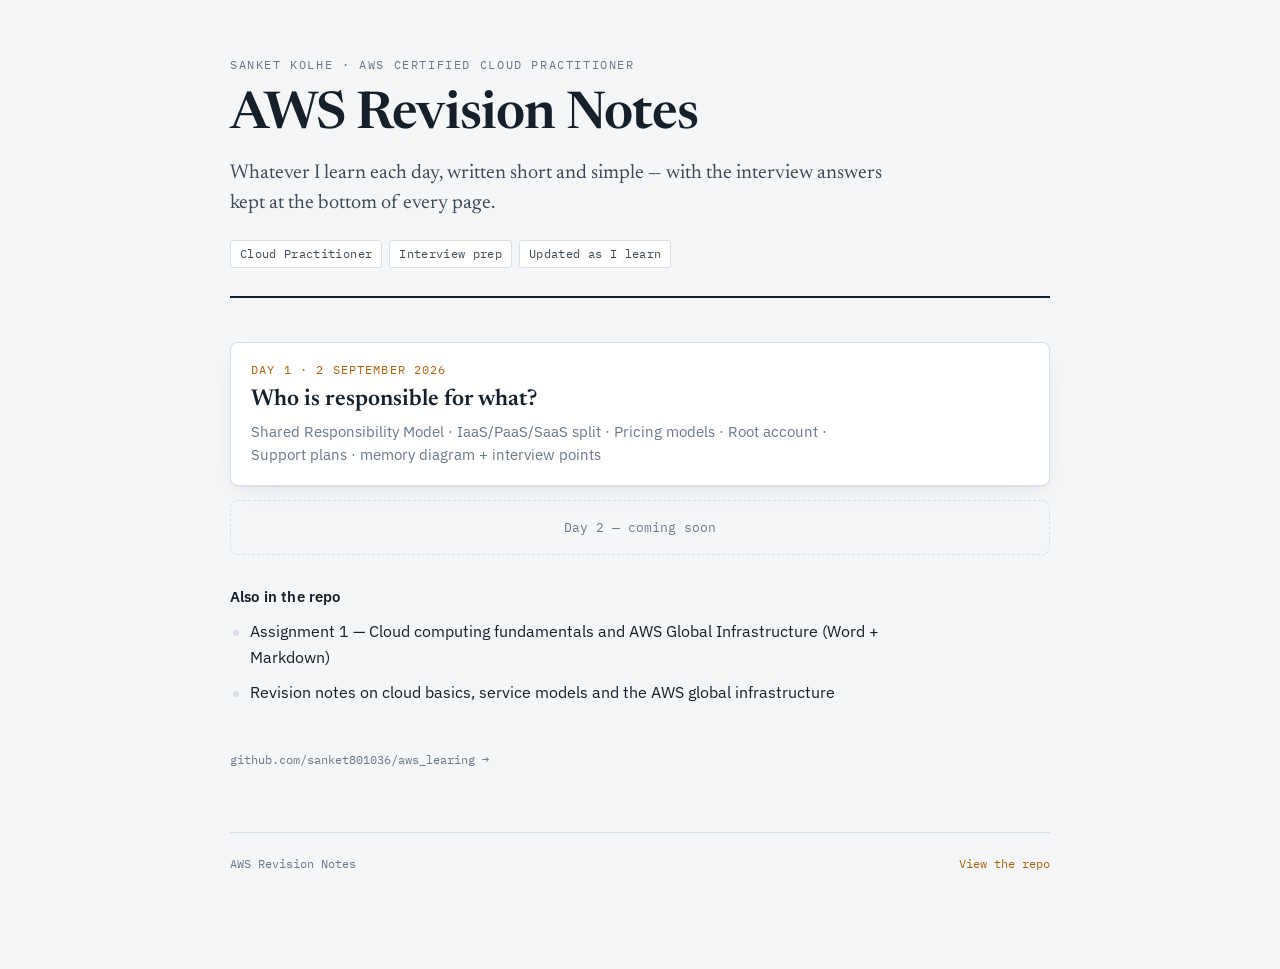
<file: docs/index.html>
<!doctype html>
<html lang="en">
<head>
<meta charset="utf-8">
<meta name="viewport" content="width=device-width, initial-scale=1">
<title>AWS Revision Notes</title>
<meta name="description" content="Sanket's AWS learning notes - short, simple English, with interview points in Hinglish.">
<meta property="og:title" content="AWS Revision Notes">
<meta property="og:description" content="Short, simple AWS notes with interview points in Hinglish.">
<meta property="og:type" content="article">
<link rel="icon" href="data:image/svg+xml,<svg xmlns='http://www.w3.org/2000/svg' viewBox='0 0 100 100'><text y='.9em' font-size='90'>☁️</text></svg>">
<link rel="preconnect" href="https://fonts.googleapis.com">
<link rel="preconnect" href="https://fonts.gstatic.com" crossorigin>
<link rel="stylesheet" href="https://fonts.googleapis.com/css2?family=Newsreader:ital,opsz,wght@0,6..72,400;0,500;0,600;1,6..72,400&family=IBM+Plex+Sans:wght@400;500;600&family=IBM+Plex+Mono:wght@400;500;600&display=swap">
<link rel="stylesheet" href="style.css">
</head>
<body>
<div class="wrap">

  <header class="masthead">
    <p class="eyebrow">Sanket Kolhe &middot; AWS Certified Cloud Practitioner</p>
    <h1>AWS Revision Notes</h1>
    <p class="standfirst">Whatever I learn each day, written short and simple &mdash; with the interview answers kept at the bottom of every page.</p>
    <div class="chips">
      <span class="chip">Cloud Practitioner</span>
      <span class="chip">Interview prep</span>
      <span class="chip">Updated as I learn</span>
    </div>
  </header>

  <section style="margin-top:44px">
    <div class="hub-list">
      <a class="daycard" href="2026-09-02.html">
        <span class="date">Day 1 &middot; 2 September 2026</span>
        <span class="dtitle">Who is responsible for what?</span>
        <p class="dsub">Shared Responsibility Model &middot; IaaS/PaaS/SaaS split &middot; Pricing models &middot; Root account &middot; Support plans &middot; memory diagram + interview points</p>
      </a>
      <div class="soon">Day 2 &mdash; coming soon</div>
    </div>

    <h3>Also in the repo</h3>
    <ul>
      <li>Assignment 1 &mdash; Cloud computing fundamentals and AWS Global Infrastructure (Word + Markdown)</li>
      <li>Revision notes on cloud basics, service models and the AWS global infrastructure</li>
    </ul>
    <a class="backlink" href="https://github.com/sanket801036/aws_learing">github.com/sanket801036/aws_learing &rarr;</a>
  </section>

  <footer>
    <span>AWS Revision Notes</span>
    <span><a href="https://github.com/sanket801036/aws_learing">View the repo</a></span>
  </footer>

</div>
</body>
</html>
</file>
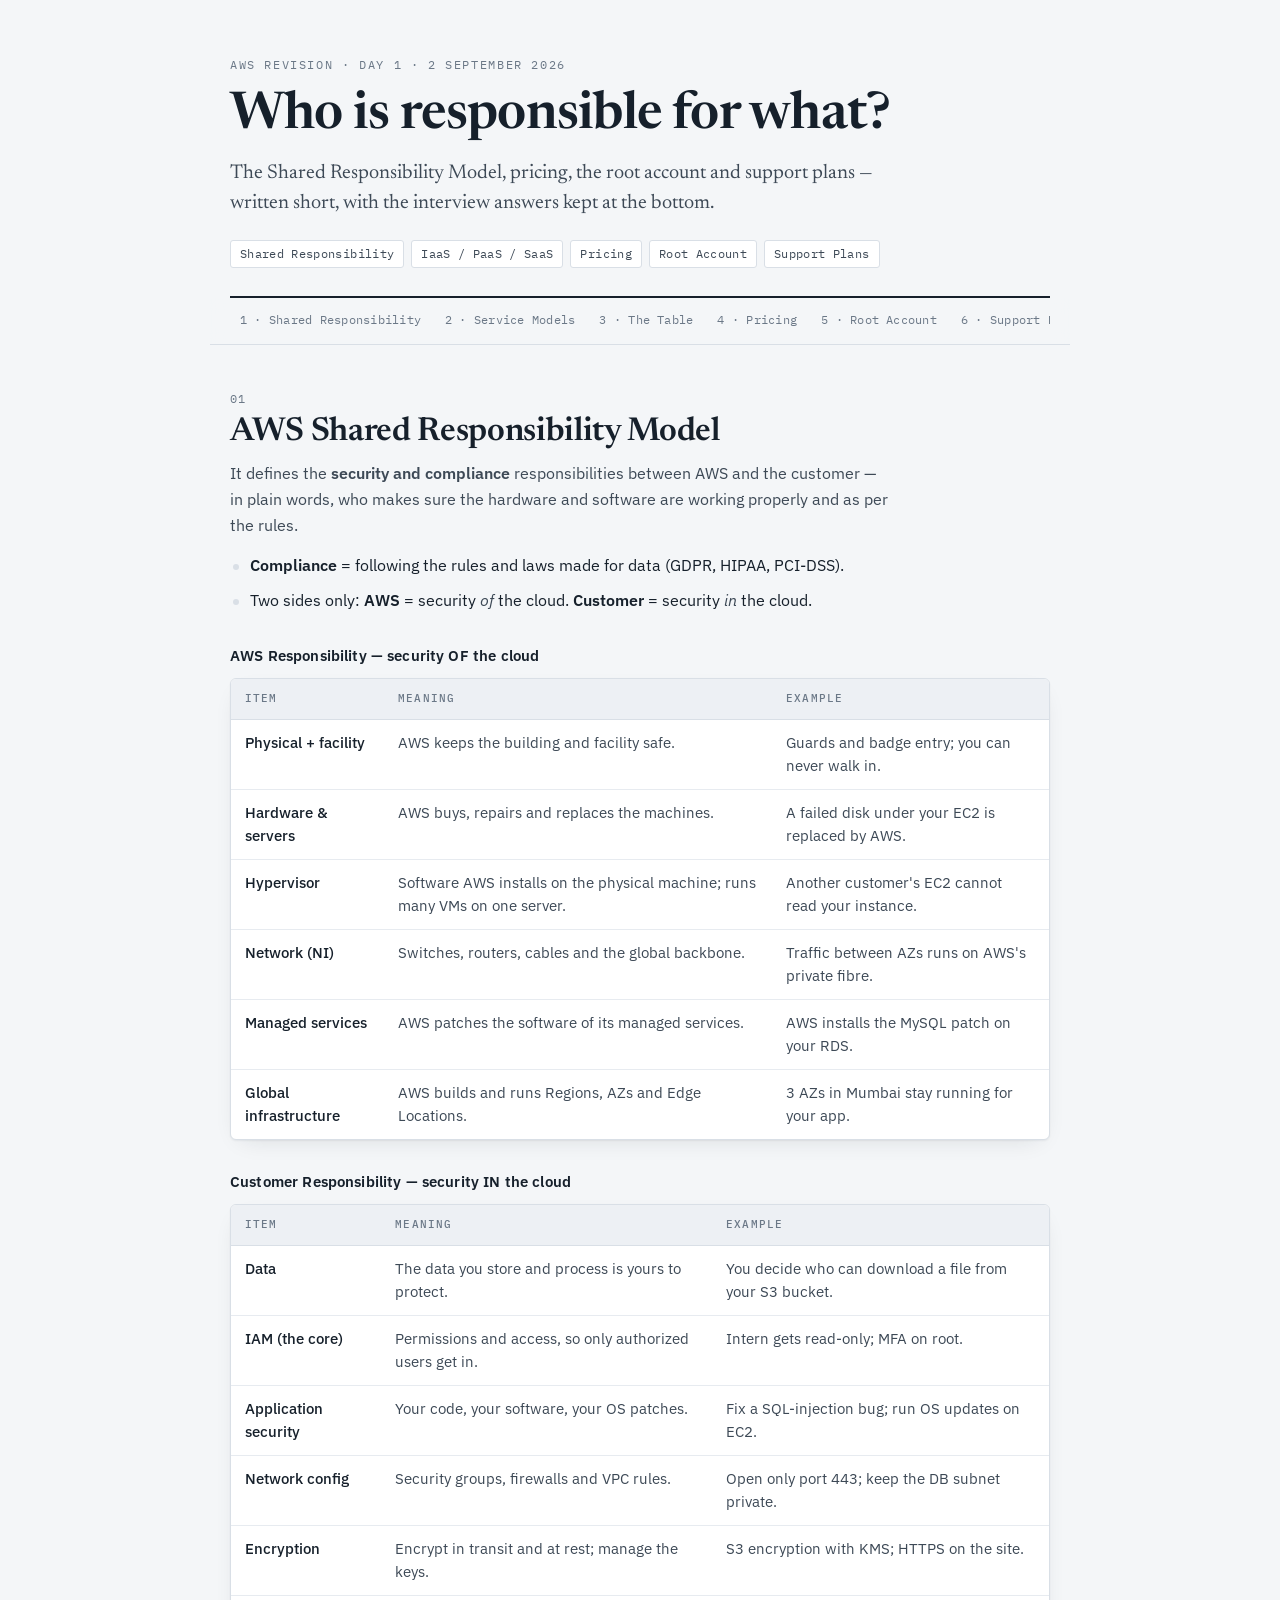
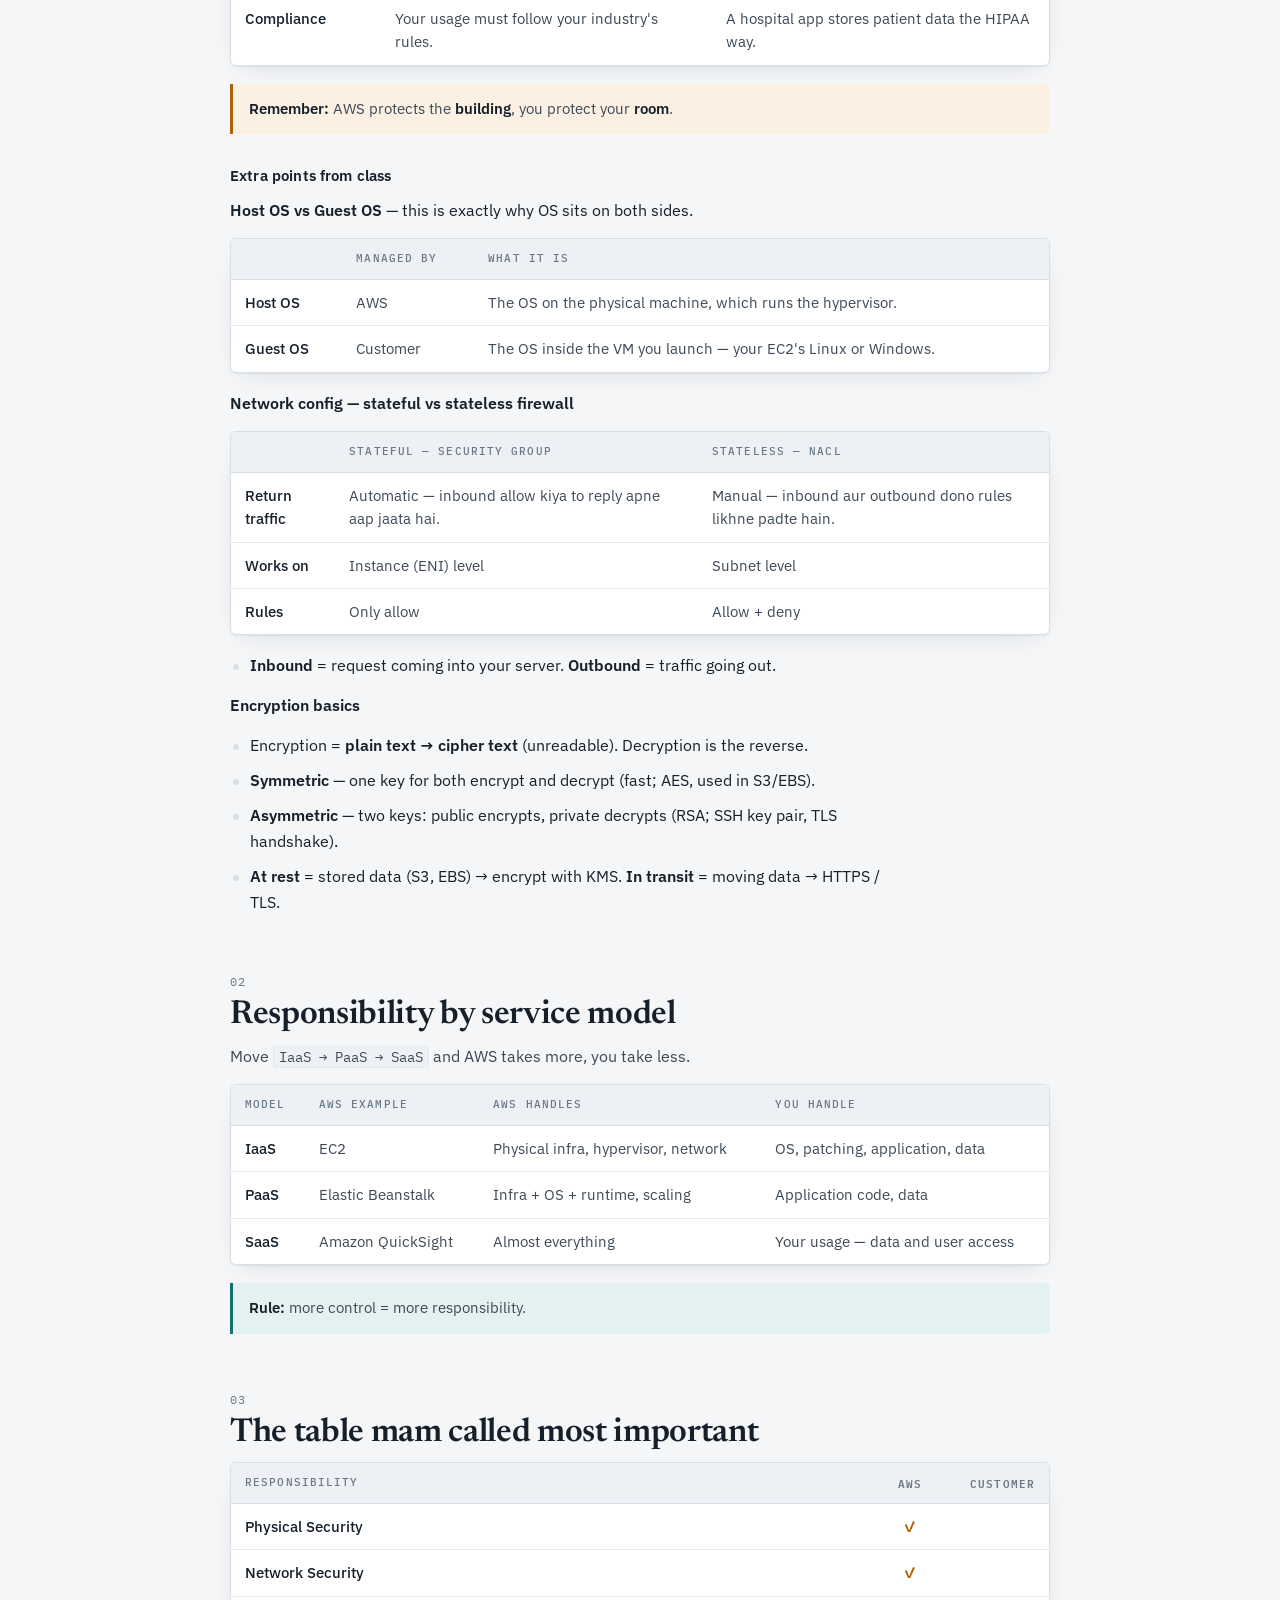
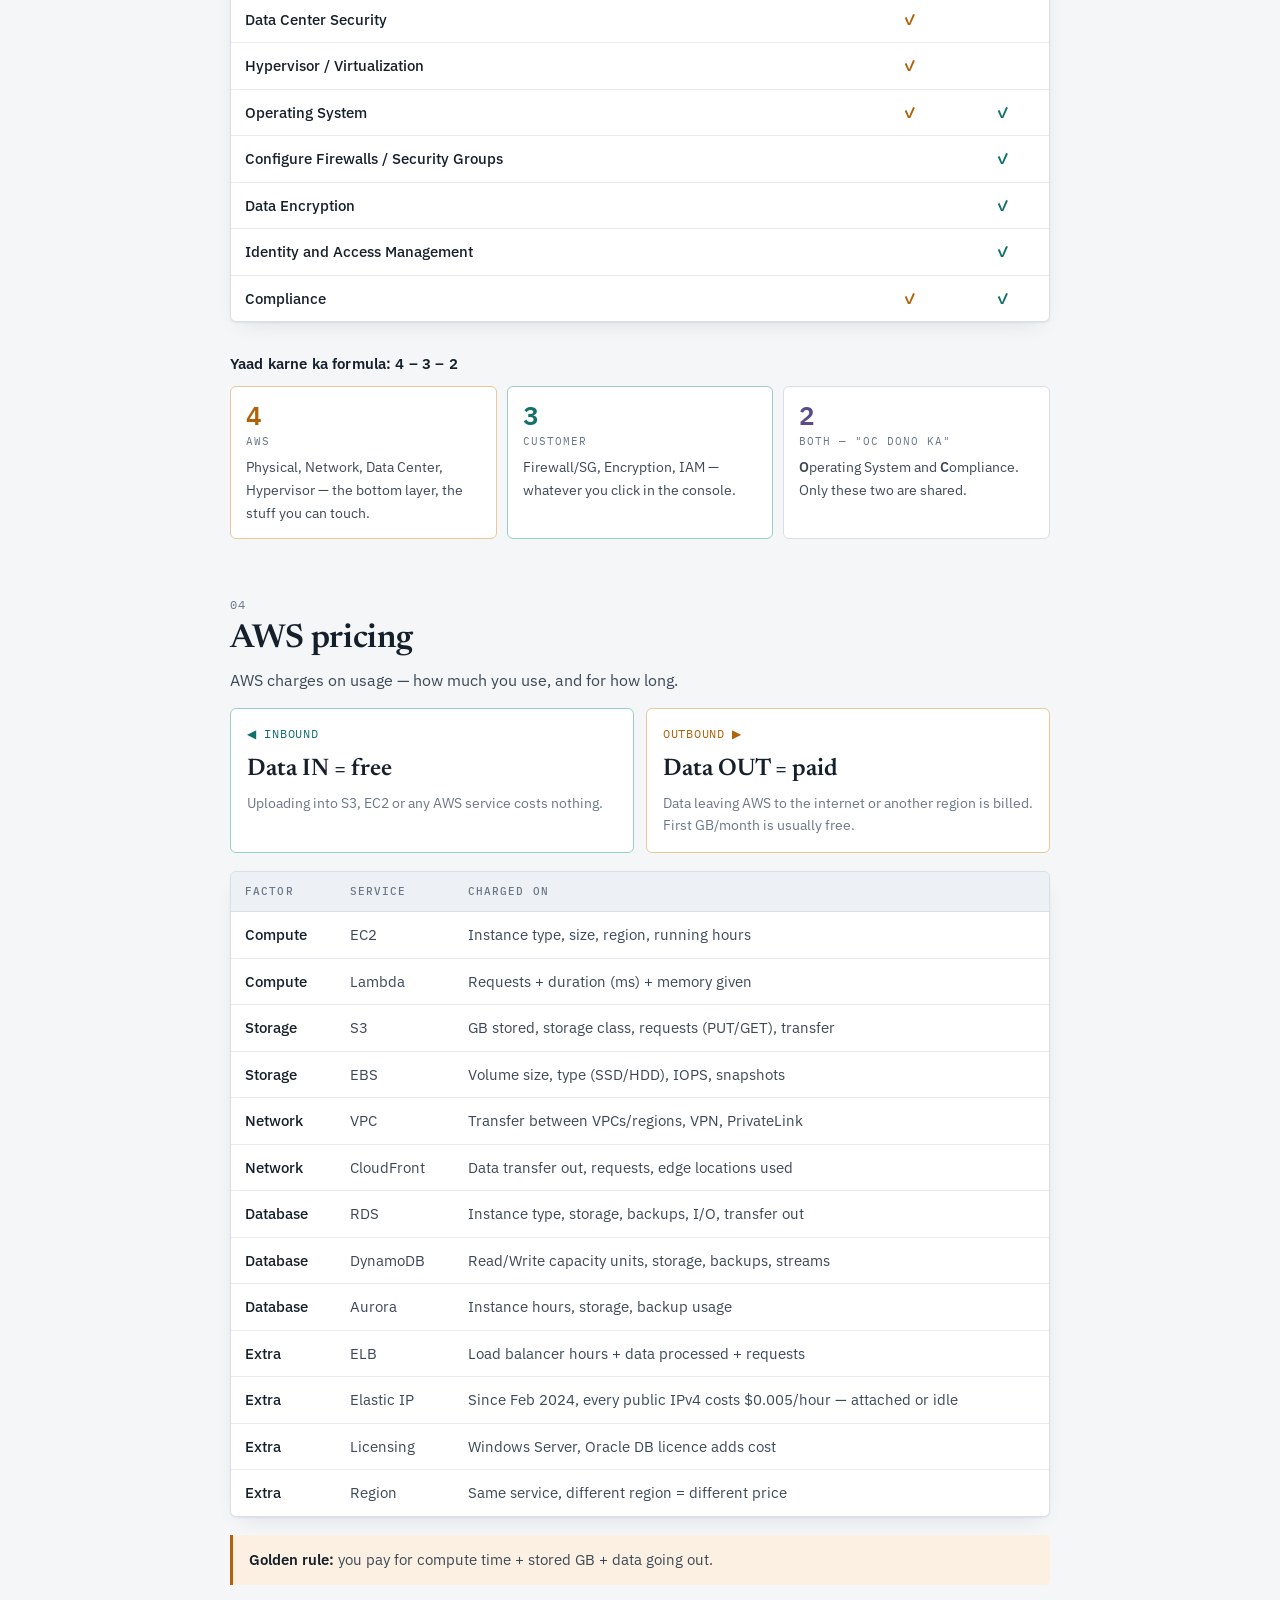
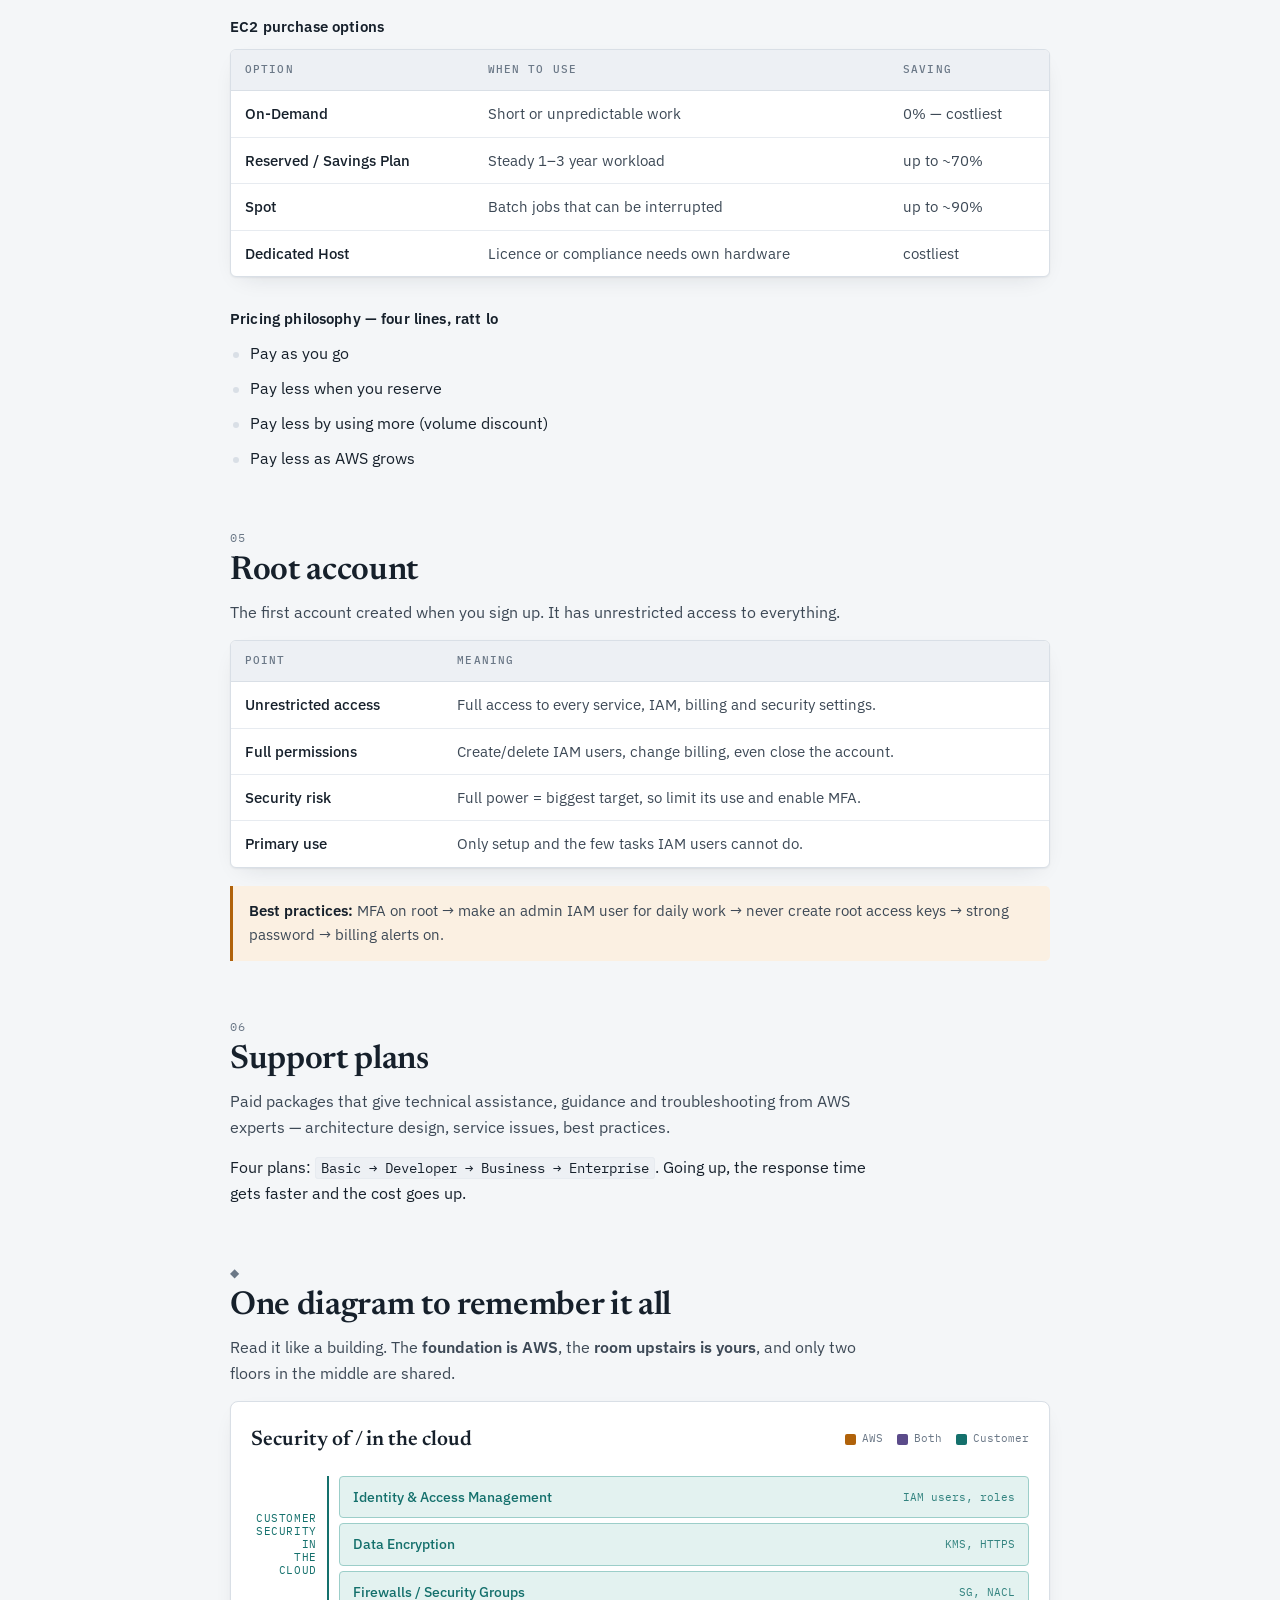
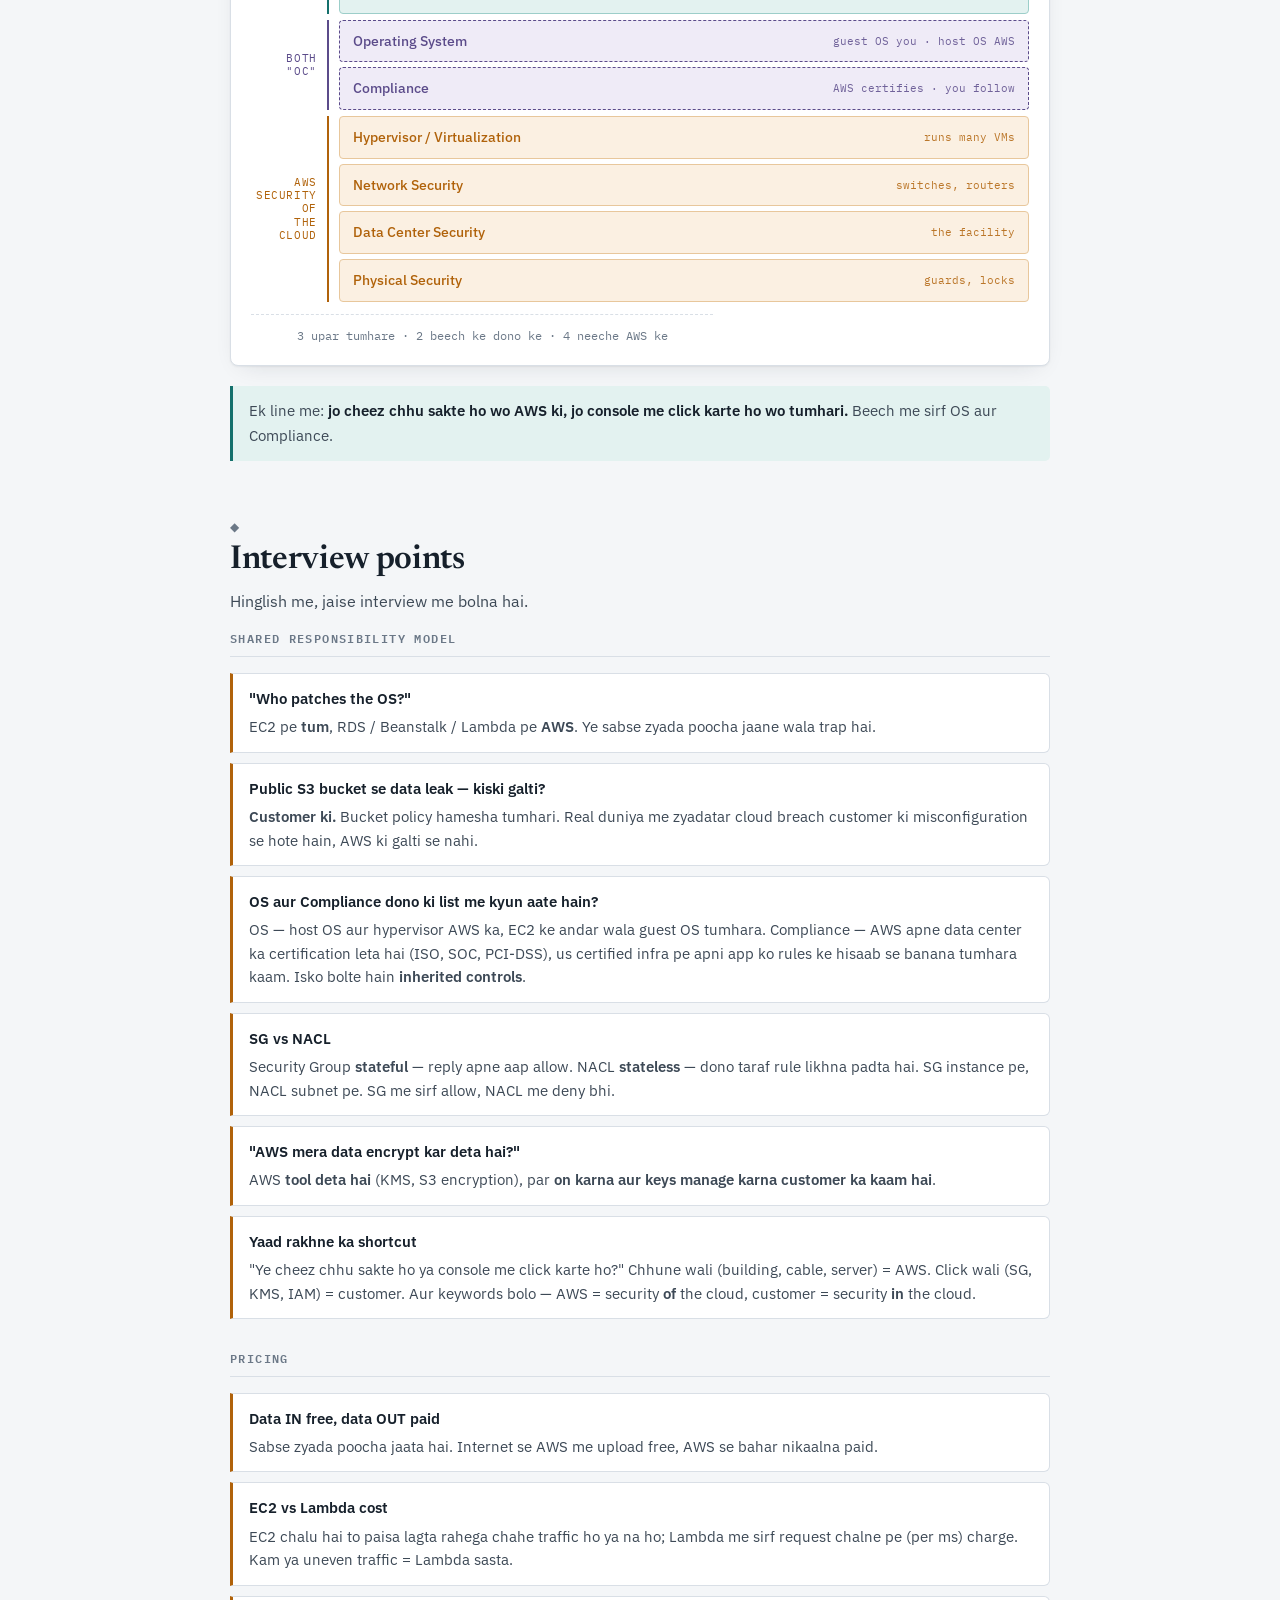
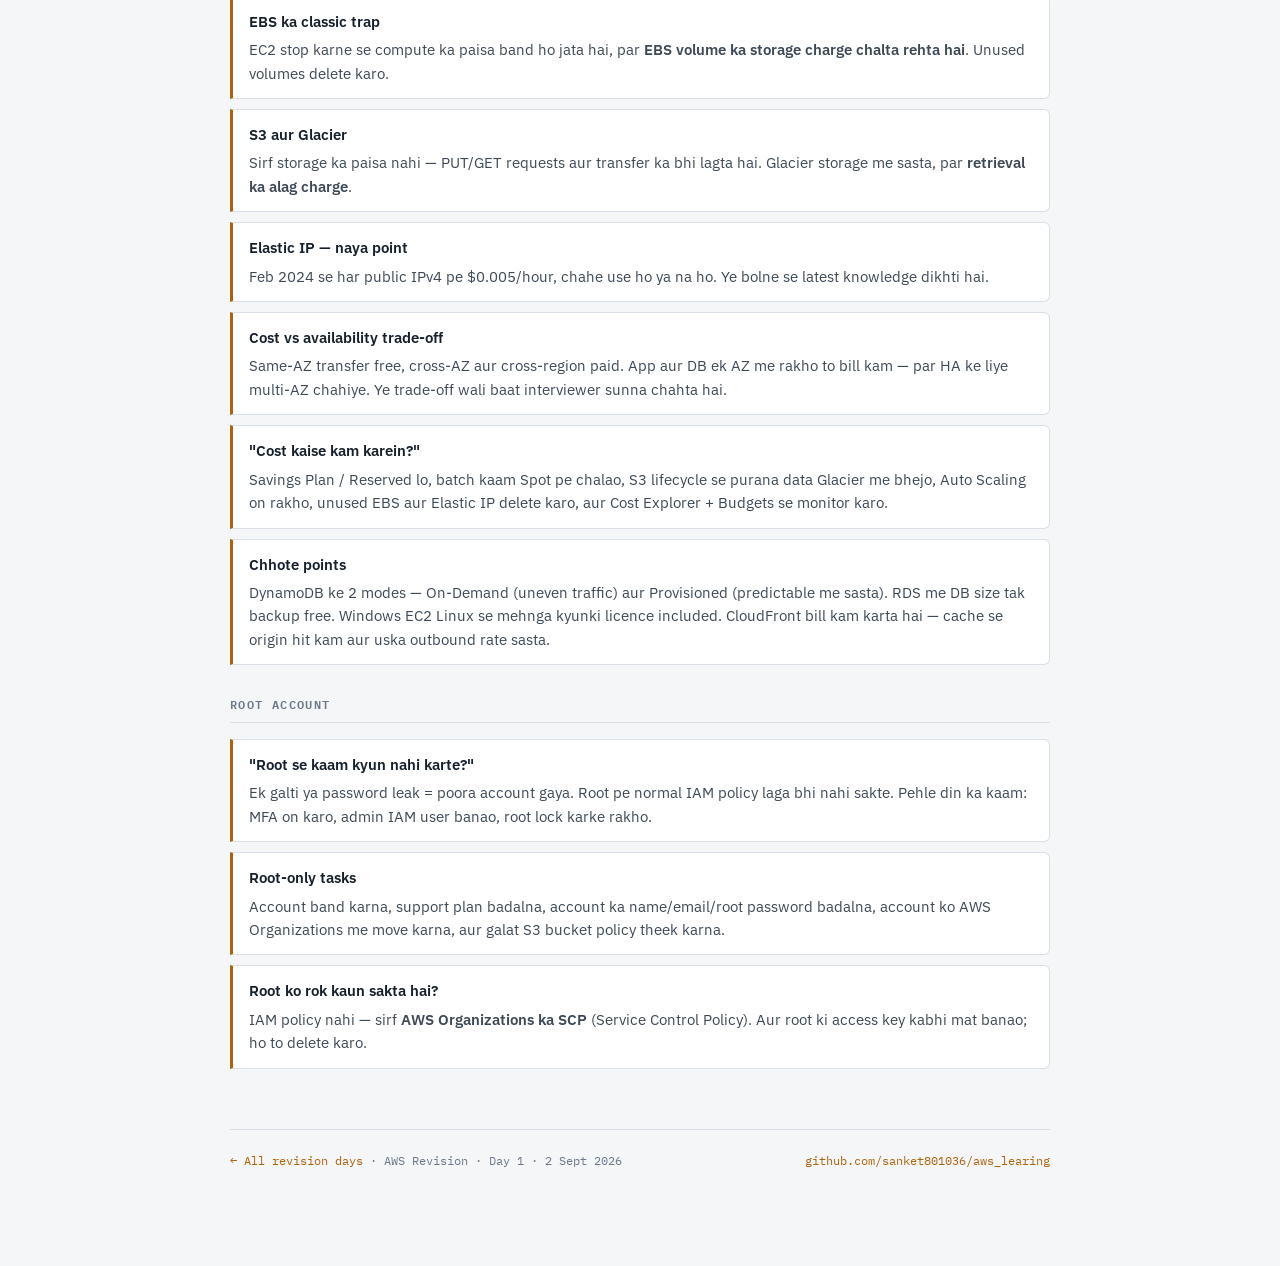
<file: docs/2026-09-02.html>
<!doctype html>
<html lang="en">
<head>
<meta charset="utf-8">
<meta name="viewport" content="width=device-width, initial-scale=1">
<title>AWS Day 1 - Who is responsible for what?</title>
<meta name="description" content="AWS revision notes: Shared Responsibility Model, pricing, root account and support plans, with a memory diagram and interview answers.">
<meta property="og:title" content="AWS Day 1 - Who is responsible for what?">
<meta property="og:description" content="Shared Responsibility Model, pricing, root account and support plans - with a memory diagram and interview answers.">
<meta property="og:type" content="article">
<link rel="icon" href="data:image/svg+xml,<svg xmlns='http://www.w3.org/2000/svg' viewBox='0 0 100 100'><text y='.9em' font-size='90'>☁️</text></svg>">
<link rel="preconnect" href="https://fonts.googleapis.com">
<link rel="preconnect" href="https://fonts.gstatic.com" crossorigin>
<link rel="stylesheet" href="https://fonts.googleapis.com/css2?family=Newsreader:ital,opsz,wght@0,6..72,400;0,500;0,600;1,6..72,400&family=IBM+Plex+Sans:wght@400;500;600&family=IBM+Plex+Mono:wght@400;500;600&display=swap">
<link rel="stylesheet" href="style.css">
</head>
<body>
<div class="wrap">

  <header class="masthead">
    <p class="eyebrow">AWS Revision · Day 1 · 2 September 2026</p>
    <h1>Who is responsible for what?</h1>
    <p class="standfirst">The Shared Responsibility Model, pricing, the root account and support plans — written short, with the interview answers kept at the bottom.</p>
    <div class="chips">
      <span class="chip">Shared Responsibility</span>
      <span class="chip">IaaS / PaaS / SaaS</span>
      <span class="chip">Pricing</span>
      <span class="chip">Root Account</span>
      <span class="chip">Support Plans</span>
    </div>
  </header>

  <nav>
    <div class="navrow">
      <a href="#srm">1 · Shared Responsibility</a>
      <a href="#models">2 · Service Models</a>
      <a href="#table">3 · The Table</a>
      <a href="#pricing">4 · Pricing</a>
      <a href="#root">5 · Root Account</a>
      <a href="#support">6 · Support Plans</a>
      <a href="#diagram" class="key">◆ Diagram</a>
      <a href="#interview" class="key">◆ Interview</a>
    </div>
  </nav>

  <!-- 1 -->
  <section id="srm">
    <span class="num">01</span>
    <h2>AWS Shared Responsibility Model</h2>
    <p class="lede">It defines the <strong>security and compliance</strong> responsibilities between AWS and the customer — in plain words, who makes sure the hardware and software are working properly and as per the rules.</p>
    <ul>
      <li><strong>Compliance</strong> = following the rules and laws made for data (GDPR, HIPAA, PCI-DSS).</li>
      <li>Two sides only: <strong>AWS</strong> = security <em>of</em> the cloud. <strong>Customer</strong> = security <em>in</em> the cloud.</li>
    </ul>

    <h3>AWS Responsibility — security OF the cloud</h3>
    <div class="scroller">
      <table>
        <thead><tr><th>Item</th><th>Meaning</th><th>Example</th></tr></thead>
        <tbody>
          <tr><td>Physical + facility</td><td>AWS keeps the building and facility safe.</td><td>Guards and badge entry; you can never walk in.</td></tr>
          <tr><td>Hardware &amp; servers</td><td>AWS buys, repairs and replaces the machines.</td><td>A failed disk under your EC2 is replaced by AWS.</td></tr>
          <tr><td>Hypervisor</td><td>Software AWS installs on the physical machine; runs many VMs on one server.</td><td>Another customer's EC2 cannot read your instance.</td></tr>
          <tr><td>Network (NI)</td><td>Switches, routers, cables and the global backbone.</td><td>Traffic between AZs runs on AWS's private fibre.</td></tr>
          <tr><td>Managed services</td><td>AWS patches the software of its managed services.</td><td>AWS installs the MySQL patch on your RDS.</td></tr>
          <tr><td>Global infrastructure</td><td>AWS builds and runs Regions, AZs and Edge Locations.</td><td>3 AZs in Mumbai stay running for your app.</td></tr>
        </tbody>
      </table>
    </div>

    <h3>Customer Responsibility — security IN the cloud</h3>
    <div class="scroller">
      <table>
        <thead><tr><th>Item</th><th>Meaning</th><th>Example</th></tr></thead>
        <tbody>
          <tr><td>Data</td><td>The data you store and process is yours to protect.</td><td>You decide who can download a file from your S3 bucket.</td></tr>
          <tr><td>IAM (the core)</td><td>Permissions and access, so only authorized users get in.</td><td>Intern gets read-only; MFA on root.</td></tr>
          <tr><td>Application security</td><td>Your code, your software, your OS patches.</td><td>Fix a SQL-injection bug; run OS updates on EC2.</td></tr>
          <tr><td>Network config</td><td>Security groups, firewalls and VPC rules.</td><td>Open only port 443; keep the DB subnet private.</td></tr>
          <tr><td>Encryption</td><td>Encrypt in transit and at rest; manage the keys.</td><td>S3 encryption with KMS; HTTPS on the site.</td></tr>
          <tr><td>Compliance</td><td>Your usage must follow your industry's rules.</td><td>A hospital app stores patient data the HIPAA way.</td></tr>
        </tbody>
      </table>
    </div>

    <div class="note"><strong>Remember:</strong> AWS protects the <strong>building</strong>, you protect your <strong>room</strong>.</div>

    <h3>Extra points from class</h3>
    <p><strong>Host OS vs Guest OS</strong> — this is exactly why OS sits on both sides.</p>
    <div class="scroller">
      <table>
        <thead><tr><th></th><th>Managed by</th><th>What it is</th></tr></thead>
        <tbody>
          <tr><td>Host OS</td><td>AWS</td><td>The OS on the physical machine, which runs the hypervisor.</td></tr>
          <tr><td>Guest OS</td><td>Customer</td><td>The OS inside the VM you launch — your EC2's Linux or Windows.</td></tr>
        </tbody>
      </table>
    </div>

    <p><strong>Network config — stateful vs stateless firewall</strong></p>
    <div class="scroller">
      <table>
        <thead><tr><th></th><th>Stateful — Security Group</th><th>Stateless — NACL</th></tr></thead>
        <tbody>
          <tr><td>Return traffic</td><td>Automatic — inbound allow kiya to reply apne aap jaata hai.</td><td>Manual — inbound aur outbound dono rules likhne padte hain.</td></tr>
          <tr><td>Works on</td><td>Instance (ENI) level</td><td>Subnet level</td></tr>
          <tr><td>Rules</td><td>Only allow</td><td>Allow + deny</td></tr>
        </tbody>
      </table>
    </div>
    <ul>
      <li><strong>Inbound</strong> = request coming into your server. <strong>Outbound</strong> = traffic going out.</li>
    </ul>

    <p><strong>Encryption basics</strong></p>
    <ul>
      <li>Encryption = <strong>plain text → cipher text</strong> (unreadable). Decryption is the reverse.</li>
      <li><strong>Symmetric</strong> — one key for both encrypt and decrypt (fast; AES, used in S3/EBS).</li>
      <li><strong>Asymmetric</strong> — two keys: public encrypts, private decrypts (RSA; SSH key pair, TLS handshake).</li>
      <li><strong>At rest</strong> = stored data (S3, EBS) → encrypt with KMS. <strong>In transit</strong> = moving data → HTTPS / TLS.</li>
    </ul>
  </section>

  <!-- 2 -->
  <section id="models">
    <span class="num">02</span>
    <h2>Responsibility by service model</h2>
    <p class="lede">Move <code>IaaS → PaaS → SaaS</code> and AWS takes more, you take less.</p>
    <div class="scroller">
      <table>
        <thead><tr><th>Model</th><th>AWS example</th><th>AWS handles</th><th>You handle</th></tr></thead>
        <tbody>
          <tr><td>IaaS</td><td>EC2</td><td>Physical infra, hypervisor, network</td><td>OS, patching, application, data</td></tr>
          <tr><td>PaaS</td><td>Elastic Beanstalk</td><td>Infra + OS + runtime, scaling</td><td>Application code, data</td></tr>
          <tr><td>SaaS</td><td>Amazon QuickSight</td><td>Almost everything</td><td>Your usage — data and user access</td></tr>
        </tbody>
      </table>
    </div>
    <div class="note c"><strong>Rule:</strong> more control = more responsibility.</div>
  </section>

  <!-- 3 -->
  <section id="table">
    <span class="num">03</span>
    <h2>The table mam called most important</h2>
    <div class="scroller">
      <table>
        <thead><tr><th>Responsibility</th><th class="tick">AWS</th><th class="tick">Customer</th></tr></thead>
        <tbody>
          <tr><td>Physical Security</td><td class="tick a">✓</td><td class="tick"></td></tr>
          <tr><td>Network Security</td><td class="tick a">✓</td><td class="tick"></td></tr>
          <tr><td>Data Center Security</td><td class="tick a">✓</td><td class="tick"></td></tr>
          <tr><td>Hypervisor / Virtualization</td><td class="tick a">✓</td><td class="tick"></td></tr>
          <tr><td>Operating System</td><td class="tick a">✓</td><td class="tick c">✓</td></tr>
          <tr><td>Configure Firewalls / Security Groups</td><td class="tick"></td><td class="tick c">✓</td></tr>
          <tr><td>Data Encryption</td><td class="tick"></td><td class="tick c">✓</td></tr>
          <tr><td>Identity and Access Management</td><td class="tick"></td><td class="tick c">✓</td></tr>
          <tr><td>Compliance</td><td class="tick a">✓</td><td class="tick c">✓</td></tr>
        </tbody>
      </table>
    </div>

    <h3>Yaad karne ka formula: 4 – 3 – 2</h3>
    <div class="mnemonic">
      <div class="mcard a">
        <span class="cnt">4</span>
        <span class="lbl">AWS</span>
        <p>Physical, Network, Data Center, Hypervisor — the bottom layer, the stuff you can touch.</p>
      </div>
      <div class="mcard c">
        <span class="cnt">3</span>
        <span class="lbl">Customer</span>
        <p>Firewall/SG, Encryption, IAM — whatever you click in the console.</p>
      </div>
      <div class="mcard b">
        <span class="cnt">2</span>
        <span class="lbl">Both — "OC dono ka"</span>
        <p><strong>O</strong>perating System and <strong>C</strong>ompliance. Only these two are shared.</p>
      </div>
    </div>
  </section>

  <!-- 4 -->
  <section id="pricing">
    <span class="num">04</span>
    <h2>AWS pricing</h2>
    <p class="lede">AWS charges on usage — how much you use, and for how long.</p>

    <div class="flow">
      <div class="flowcard free">
        <span class="dir">◀ INBOUND</span>
        <span class="big">Data IN = free</span>
        <p>Uploading into S3, EC2 or any AWS service costs nothing.</p>
      </div>
      <div class="flowcard paid">
        <span class="dir">OUTBOUND ▶</span>
        <span class="big">Data OUT = paid</span>
        <p>Data leaving AWS to the internet or another region is billed. First GB/month is usually free.</p>
      </div>
    </div>

    <div class="scroller">
      <table>
        <thead><tr><th>Factor</th><th>Service</th><th>Charged on</th></tr></thead>
        <tbody>
          <tr><td>Compute</td><td>EC2</td><td>Instance type, size, region, running hours</td></tr>
          <tr><td>Compute</td><td>Lambda</td><td>Requests + duration (ms) + memory given</td></tr>
          <tr><td>Storage</td><td>S3</td><td>GB stored, storage class, requests (PUT/GET), transfer</td></tr>
          <tr><td>Storage</td><td>EBS</td><td>Volume size, type (SSD/HDD), IOPS, snapshots</td></tr>
          <tr><td>Network</td><td>VPC</td><td>Transfer between VPCs/regions, VPN, PrivateLink</td></tr>
          <tr><td>Network</td><td>CloudFront</td><td>Data transfer out, requests, edge locations used</td></tr>
          <tr><td>Database</td><td>RDS</td><td>Instance type, storage, backups, I/O, transfer out</td></tr>
          <tr><td>Database</td><td>DynamoDB</td><td>Read/Write capacity units, storage, backups, streams</td></tr>
          <tr><td>Database</td><td>Aurora</td><td>Instance hours, storage, backup usage</td></tr>
          <tr><td>Extra</td><td>ELB</td><td>Load balancer hours + data processed + requests</td></tr>
          <tr><td>Extra</td><td>Elastic IP</td><td>Since Feb 2024, every public IPv4 costs $0.005/hour — attached or idle</td></tr>
          <tr><td>Extra</td><td>Licensing</td><td>Windows Server, Oracle DB licence adds cost</td></tr>
          <tr><td>Extra</td><td>Region</td><td>Same service, different region = different price</td></tr>
        </tbody>
      </table>
    </div>
    <div class="note"><strong>Golden rule:</strong> you pay for compute time + stored GB + data going out.</div>

    <h3>EC2 purchase options</h3>
    <div class="scroller">
      <table>
        <thead><tr><th>Option</th><th>When to use</th><th>Saving</th></tr></thead>
        <tbody>
          <tr><td>On-Demand</td><td>Short or unpredictable work</td><td>0% — costliest</td></tr>
          <tr><td>Reserved / Savings Plan</td><td>Steady 1–3 year workload</td><td>up to ~70%</td></tr>
          <tr><td>Spot</td><td>Batch jobs that can be interrupted</td><td>up to ~90%</td></tr>
          <tr><td>Dedicated Host</td><td>Licence or compliance needs own hardware</td><td>costliest</td></tr>
        </tbody>
      </table>
    </div>

    <h3>Pricing philosophy — four lines, ratt lo</h3>
    <ul>
      <li>Pay as you go</li>
      <li>Pay less when you reserve</li>
      <li>Pay less by using more (volume discount)</li>
      <li>Pay less as AWS grows</li>
    </ul>
  </section>

  <!-- 5 -->
  <section id="root">
    <span class="num">05</span>
    <h2>Root account</h2>
    <p class="lede">The first account created when you sign up. It has unrestricted access to everything.</p>
    <div class="scroller">
      <table>
        <thead><tr><th>Point</th><th>Meaning</th></tr></thead>
        <tbody>
          <tr><td>Unrestricted access</td><td>Full access to every service, IAM, billing and security settings.</td></tr>
          <tr><td>Full permissions</td><td>Create/delete IAM users, change billing, even close the account.</td></tr>
          <tr><td>Security risk</td><td>Full power = biggest target, so limit its use and enable MFA.</td></tr>
          <tr><td>Primary use</td><td>Only setup and the few tasks IAM users cannot do.</td></tr>
        </tbody>
      </table>
    </div>
    <div class="note"><strong>Best practices:</strong> MFA on root → make an admin IAM user for daily work → never create root access keys → strong password → billing alerts on.</div>
  </section>

  <!-- 6 -->
  <section id="support">
    <span class="num">06</span>
    <h2>Support plans</h2>
    <p class="lede">Paid packages that give technical assistance, guidance and troubleshooting from AWS experts — architecture design, service issues, best practices.</p>
    <p>Four plans: <code>Basic → Developer → Business → Enterprise</code>. Going up, the response time gets faster and the cost goes up.</p>
  </section>

  <!-- diagram -->
  <section id="diagram">
    <span class="num">◆</span>
    <h2>One diagram to remember it all</h2>
    <p class="lede">Read it like a building. The <strong>foundation is AWS</strong>, the <strong>room upstairs is yours</strong>, and only two floors in the middle are shared.</p>

    <div class="diagram">
      <div class="dg-head">
        <span class="dg-title">Security of / in the cloud</span>
        <div class="legend">
          <span><i class="swatch a"></i>AWS</span>
          <span><i class="swatch b"></i>Both</span>
          <span><i class="swatch c"></i>Customer</span>
        </div>
      </div>

      <div class="stack">
        <div class="band c">
          <div class="band-rail">Customer<br>security IN<br>the cloud</div>
          <div class="band-rows">
            <div class="layer">Identity &amp; Access Management <small>IAM users, roles</small></div>
            <div class="layer">Data Encryption <small>KMS, HTTPS</small></div>
            <div class="layer">Firewalls / Security Groups <small>SG, NACL</small></div>
          </div>
        </div>

        <div class="band b">
          <div class="band-rail">Both<br>"OC"</div>
          <div class="band-rows">
            <div class="layer">Operating System <small>guest OS you · host OS AWS</small></div>
            <div class="layer">Compliance <small>AWS certifies · you follow</small></div>
          </div>
        </div>

        <div class="band a">
          <div class="band-rail">AWS<br>security OF<br>the cloud</div>
          <div class="band-rows">
            <div class="layer">Hypervisor / Virtualization <small>runs many VMs</small></div>
            <div class="layer">Network Security <small>switches, routers</small></div>
            <div class="layer">Data Center Security <small>the facility</small></div>
            <div class="layer">Physical Security <small>guards, locks</small></div>
          </div>
        </div>
      </div>

      <p class="ground-line">3 upar tumhare · 2 beech ke dono ke · 4 neeche AWS ke</p>
    </div>

    <div class="note c">Ek line me: <strong>jo cheez chhu sakte ho wo AWS ki, jo console me click karte ho wo tumhari.</strong> Beech me sirf OS aur Compliance.</div>
  </section>

  <!-- interview -->
  <section id="interview">
    <span class="num">◆</span>
    <h2>Interview points</h2>
    <p class="lede">Hinglish me, jaise interview me bolna hai.</p>

    <div class="qgroup">
      <h3>Shared Responsibility Model</h3>

      <div class="q"><span class="ask">"Who patches the OS?"</span>
        <p>EC2 pe <strong>tum</strong>, RDS / Beanstalk / Lambda pe <strong>AWS</strong>. Ye sabse zyada poocha jaane wala trap hai.</p></div>

      <div class="q"><span class="ask">Public S3 bucket se data leak — kiski galti?</span>
        <p><strong>Customer ki.</strong> Bucket policy hamesha tumhari. Real duniya me zyadatar cloud breach customer ki misconfiguration se hote hain, AWS ki galti se nahi.</p></div>

      <div class="q"><span class="ask">OS aur Compliance dono ki list me kyun aate hain?</span>
        <p>OS — host OS aur hypervisor AWS ka, EC2 ke andar wala guest OS tumhara. Compliance — AWS apne data center ka certification leta hai (ISO, SOC, PCI-DSS), us certified infra pe apni app ko rules ke hisaab se banana tumhara kaam. Isko bolte hain <strong>inherited controls</strong>.</p></div>

      <div class="q"><span class="ask">SG vs NACL</span>
        <p>Security Group <strong>stateful</strong> — reply apne aap allow. NACL <strong>stateless</strong> — dono taraf rule likhna padta hai. SG instance pe, NACL subnet pe. SG me sirf allow, NACL me deny bhi.</p></div>

      <div class="q"><span class="ask">"AWS mera data encrypt kar deta hai?"</span>
        <p>AWS <strong>tool deta hai</strong> (KMS, S3 encryption), par <strong>on karna aur keys manage karna customer ka kaam hai</strong>.</p></div>

      <div class="q"><span class="ask">Yaad rakhne ka shortcut</span>
        <p>"Ye cheez chhu sakte ho ya console me click karte ho?" Chhune wali (building, cable, server) = AWS. Click wali (SG, KMS, IAM) = customer. Aur keywords bolo — AWS = security <strong>of</strong> the cloud, customer = security <strong>in</strong> the cloud.</p></div>
    </div>

    <div class="qgroup">
      <h3>Pricing</h3>

      <div class="q"><span class="ask">Data IN free, data OUT paid</span>
        <p>Sabse zyada poocha jaata hai. Internet se AWS me upload free, AWS se bahar nikaalna paid.</p></div>

      <div class="q"><span class="ask">EC2 vs Lambda cost</span>
        <p>EC2 chalu hai to paisa lagta rahega chahe traffic ho ya na ho; Lambda me sirf request chalne pe (per ms) charge. Kam ya uneven traffic = Lambda sasta.</p></div>

      <div class="q"><span class="ask">EBS ka classic trap</span>
        <p>EC2 stop karne se compute ka paisa band ho jata hai, par <strong>EBS volume ka storage charge chalta rehta hai</strong>. Unused volumes delete karo.</p></div>

      <div class="q"><span class="ask">S3 aur Glacier</span>
        <p>Sirf storage ka paisa nahi — PUT/GET requests aur transfer ka bhi lagta hai. Glacier storage me sasta, par <strong>retrieval ka alag charge</strong>.</p></div>

      <div class="q"><span class="ask">Elastic IP — naya point</span>
        <p>Feb 2024 se har public IPv4 pe $0.005/hour, chahe use ho ya na ho. Ye bolne se latest knowledge dikhti hai.</p></div>

      <div class="q"><span class="ask">Cost vs availability trade-off</span>
        <p>Same-AZ transfer free, cross-AZ aur cross-region paid. App aur DB ek AZ me rakho to bill kam — par HA ke liye multi-AZ chahiye. Ye trade-off wali baat interviewer sunna chahta hai.</p></div>

      <div class="q"><span class="ask">"Cost kaise kam karein?"</span>
        <p>Savings Plan / Reserved lo, batch kaam Spot pe chalao, S3 lifecycle se purana data Glacier me bhejo, Auto Scaling on rakho, unused EBS aur Elastic IP delete karo, aur Cost Explorer + Budgets se monitor karo.</p></div>

      <div class="q"><span class="ask">Chhote points</span>
        <p>DynamoDB ke 2 modes — On-Demand (uneven traffic) aur Provisioned (predictable me sasta). RDS me DB size tak backup free. Windows EC2 Linux se mehnga kyunki licence included. CloudFront bill kam karta hai — cache se origin hit kam aur uska outbound rate sasta.</p></div>
    </div>

    <div class="qgroup">
      <h3>Root Account</h3>

      <div class="q"><span class="ask">"Root se kaam kyun nahi karte?"</span>
        <p>Ek galti ya password leak = poora account gaya. Root pe normal IAM policy laga bhi nahi sakte. Pehle din ka kaam: MFA on karo, admin IAM user banao, root lock karke rakho.</p></div>

      <div class="q"><span class="ask">Root-only tasks</span>
        <p>Account band karna, support plan badalna, account ka name/email/root password badalna, account ko AWS Organizations me move karna, aur galat S3 bucket policy theek karna.</p></div>

      <div class="q"><span class="ask">Root ko rok kaun sakta hai?</span>
        <p>IAM policy nahi — sirf <strong>AWS Organizations ka SCP</strong> (Service Control Policy). Aur root ki access key kabhi mat banao; ho to delete karo.</p></div>
    </div>
  </section>

  <footer>
    <span><a href="./">← All revision days</a> · AWS Revision · Day 1 · 2 Sept 2026</span>
    <span><a href="https://github.com/sanket801036/aws_learing">github.com/sanket801036/aws_learing</a></span>
  </footer>

</div>
</body>
</html>
</file>
<file: docs/style.css>
/* base reset (GitHub Pages standalone) */
html { color-scheme: light dark; }
body { margin: 0; }
img { max-width: 100%; }
[hidden] { display: none !important; }

/* ---- hub page ---- */
.hub-list { display: grid; gap: 14px; margin: 0 0 30px; }
.daycard {
  display: block;
  background: var(--surface);
  border: 1px solid var(--line);
  border-radius: 8px;
  padding: 18px 20px;
  text-decoration: none;
  color: inherit;
  box-shadow: var(--shadow);
  transition: border-color .15s ease, transform .15s ease;
}
.daycard:hover { border-color: var(--aws); transform: translateY(-1px); }
.daycard:focus-visible { outline: 2px solid var(--aws); outline-offset: 2px; }
.daycard .date {
  font-family: "IBM Plex Mono", monospace;
  font-size: 11.5px;
  letter-spacing: .1em;
  text-transform: uppercase;
  color: var(--aws);
  display: block;
  margin-bottom: 6px;
}
.daycard .dtitle {
  font-family: Newsreader, Georgia, serif;
  font-size: 23px;
  font-weight: 600;
  display: block;
  margin-bottom: 6px;
  line-height: 1.2;
}
.daycard .dsub { font-size: 14.5px; color: var(--muted); margin: 0; }
.soon {
  border: 1px dashed var(--line);
  border-radius: 8px;
  padding: 16px 20px;
  color: var(--muted);
  font-family: "IBM Plex Mono", monospace;
  font-size: 13px;
  text-align: center;
}
.backlink {
  display: inline-block;
  font-family: "IBM Plex Mono", monospace;
  font-size: 12px;
  color: var(--muted);
  text-decoration: none;
  margin-top: 30px;
}
.backlink:hover { color: var(--aws); }


  :root {
    --ground:      #F4F6F8;
    --surface:     #FFFFFF;
    --surface-alt: #EDF0F4;
    --ink:         #16202B;
    --ink-soft:    #3D4956;
    --muted:       #6B7887;
    --line:        #D9DFE6;
    --line-soft:   #E7EBF0;

    --aws:         #B0620A;
    --aws-bg:      #FBF0E2;
    --aws-line:    #E8C79C;

    --cust:        #14706C;
    --cust-bg:     #E3F2F0;
    --cust-line:   #9CCEC9;

    --both:        #5B4B8A;
    --both-bg:     #EFEBF7;

    --shadow: 0 1px 2px rgba(22,32,43,.06), 0 8px 24px -12px rgba(22,32,43,.16);
  }

  @media (prefers-color-scheme: dark) {
    :root:not([data-theme="light"]) {
      --ground:      #0F151B;
      --surface:     #161E27;
      --surface-alt: #1D2731;
      --ink:         #E7EDF3;
      --ink-soft:    #C3CDD8;
      --muted:       #8B99A8;
      --line:        #2B3743;
      --line-soft:   #222D38;

      --aws:         #E8A05C;
      --aws-bg:      #2A1E12;
      --aws-line:    #5C4223;

      --cust:        #5EC5BD;
      --cust-bg:     #102725;
      --cust-line:   #2A5450;

      --both:        #A99AD6;
      --both-bg:     #1F1B2E;

      --shadow: 0 1px 2px rgba(0,0,0,.4), 0 10px 28px -14px rgba(0,0,0,.7);
    }
  }

  :root[data-theme="dark"] {
    --ground:      #0F151B;
    --surface:     #161E27;
    --surface-alt: #1D2731;
    --ink:         #E7EDF3;
    --ink-soft:    #C3CDD8;
    --muted:       #8B99A8;
    --line:        #2B3743;
    --line-soft:   #222D38;

    --aws:         #E8A05C;
    --aws-bg:      #2A1E12;
    --aws-line:    #5C4223;

    --cust:        #5EC5BD;
    --cust-bg:     #102725;
    --cust-line:   #2A5450;

    --both:        #A99AD6;
    --both-bg:     #1F1B2E;

    --shadow: 0 1px 2px rgba(0,0,0,.4), 0 10px 28px -14px rgba(0,0,0,.7);
  }

  * { box-sizing: border-box; }

  body {
    background: var(--ground);
    color: var(--ink);
    font-family: "IBM Plex Sans", ui-sans-serif, system-ui, sans-serif;
    font-size: 16px;
    line-height: 1.62;
    -webkit-text-size-adjust: 100%;
  }

  .wrap {
    max-width: 860px;
    margin: 0 auto;
    padding: 0 20px 96px;
  }

  /* ---------- masthead ---------- */
  .masthead {
    padding: 56px 0 28px;
    border-bottom: 2px solid var(--ink);
  }
  .eyebrow {
    font-family: "IBM Plex Mono", ui-monospace, monospace;
    font-size: 11.5px;
    letter-spacing: .14em;
    text-transform: uppercase;
    color: var(--muted);
    margin: 0 0 14px;
  }
  h1 {
    font-family: Newsreader, Georgia, serif;
    font-weight: 600;
    font-size: clamp(34px, 7vw, 52px);
    line-height: 1.06;
    letter-spacing: -.015em;
    margin: 0 0 14px;
    text-wrap: balance;
  }
  .standfirst {
    font-family: Newsreader, Georgia, serif;
    font-size: clamp(17px, 2.4vw, 20px);
    line-height: 1.5;
    color: var(--ink-soft);
    margin: 0 0 22px;
    max-width: 60ch;
  }
  .chips { display: flex; flex-wrap: wrap; gap: 7px; }
  .chip {
    font-family: "IBM Plex Mono", monospace;
    font-size: 11.5px;
    letter-spacing: .03em;
    color: var(--ink-soft);
    background: var(--surface);
    border: 1px solid var(--line);
    border-radius: 3px;
    padding: 4px 9px;
  }

  /* ---------- nav ---------- */
  nav {
    position: sticky;
    top: 0;
    z-index: 20;
    background: color-mix(in srgb, var(--ground) 92%, transparent);
    backdrop-filter: blur(8px);
    border-bottom: 1px solid var(--line);
    margin: 0 -20px 44px;
    padding: 0 20px;
  }
  .navrow {
    display: flex;
    gap: 4px;
    overflow-x: auto;
    scrollbar-width: none;
    max-width: 860px;
    margin: 0 auto;
  }
  .navrow::-webkit-scrollbar { display: none; }
  nav a {
    flex: 0 0 auto;
    font-family: "IBM Plex Mono", monospace;
    font-size: 12px;
    letter-spacing: .02em;
    color: var(--muted);
    text-decoration: none;
    padding: 12px 10px;
    border-bottom: 2px solid transparent;
    white-space: nowrap;
  }
  nav a:hover { color: var(--ink); border-bottom-color: var(--line); }
  nav a:focus-visible { outline: 2px solid var(--aws); outline-offset: -2px; }
  nav a.key { color: var(--aws); }

  /* ---------- sections ---------- */
  section { margin: 0 0 56px; scroll-margin-top: 60px; }

  .num {
    font-family: "IBM Plex Mono", monospace;
    font-size: 12px;
    color: var(--muted);
    letter-spacing: .1em;
    display: block;
    margin-bottom: 6px;
  }
  h2 {
    font-family: Newsreader, Georgia, serif;
    font-weight: 600;
    font-size: clamp(25px, 4.4vw, 33px);
    line-height: 1.18;
    letter-spacing: -.01em;
    margin: 0 0 8px;
    text-wrap: balance;
  }
  h3 {
    font-family: "IBM Plex Sans", sans-serif;
    font-weight: 600;
    font-size: 15px;
    letter-spacing: .01em;
    margin: 30px 0 10px;
    color: var(--ink);
  }
  p { margin: 0 0 14px; max-width: 66ch; }
  .lede { color: var(--ink-soft); }
  strong { font-weight: 600; }
  em { font-style: italic; color: var(--ink-soft); }

  ul { margin: 0 0 14px; padding-left: 0; list-style: none; max-width: 68ch; }
  ul li {
    position: relative;
    padding-left: 20px;
    margin-bottom: 9px;
  }
  ul li::before {
    content: "";
    position: absolute;
    left: 3px; top: .68em;
    width: 6px; height: 6px;
    border-radius: 50%;
    background: var(--line);
  }

  /* ---------- tables ---------- */
  .scroller {
    overflow-x: auto;
    border: 1px solid var(--line);
    border-radius: 6px;
    background: var(--surface);
    box-shadow: var(--shadow);
    margin: 0 0 18px;
  }
  table { border-collapse: collapse; width: 100%; min-width: 480px; font-size: 14.5px; }
  th {
    text-align: left;
    font-family: "IBM Plex Mono", monospace;
    font-size: 11px;
    letter-spacing: .1em;
    text-transform: uppercase;
    color: var(--muted);
    font-weight: 500;
    padding: 11px 14px;
    border-bottom: 1px solid var(--line);
    background: var(--surface-alt);
    white-space: nowrap;
  }
  td {
    padding: 11px 14px;
    border-bottom: 1px solid var(--line-soft);
    vertical-align: top;
    color: var(--ink-soft);
  }
  tbody tr:last-child td { border-bottom: 0; }
  td:first-child { color: var(--ink); font-weight: 500; }
  .tick { text-align: center; font-weight: 600; width: 92px; }
  .tick.a { color: var(--aws); }
  .tick.c { color: var(--cust); }

  /* ---------- callouts ---------- */
  .note {
    border-left: 3px solid var(--aws);
    background: var(--aws-bg);
    padding: 13px 16px;
    border-radius: 0 5px 5px 0;
    margin: 0 0 18px;
    font-size: 15px;
    color: var(--ink-soft);
  }
  .note strong { color: var(--ink); }
  .note.c { border-left-color: var(--cust); background: var(--cust-bg); }

  .mnemonic {
    display: grid;
    gap: 10px;
    grid-template-columns: repeat(auto-fit, minmax(210px, 1fr));
    margin: 0 0 18px;
  }
  .mcard {
    background: var(--surface);
    border: 1px solid var(--line);
    border-radius: 6px;
    padding: 14px 15px;
  }
  .mcard .cnt {
    font-family: "IBM Plex Mono", monospace;
    font-size: 26px;
    font-weight: 600;
    line-height: 1;
    display: block;
    margin-bottom: 6px;
  }
  .mcard.a { border-color: var(--aws-line); }
  .mcard.a .cnt { color: var(--aws); }
  .mcard.c { border-color: var(--cust-line); }
  .mcard.c .cnt { color: var(--cust); }
  .mcard.b .cnt { color: var(--both); }
  .mcard .lbl {
    font-family: "IBM Plex Mono", monospace;
    font-size: 11px;
    letter-spacing: .09em;
    text-transform: uppercase;
    color: var(--muted);
    display: block;
    margin-bottom: 5px;
  }
  .mcard p { margin: 0; font-size: 14px; color: var(--ink-soft); }

  /* ---------- the stack diagram ---------- */
  .diagram {
    background: var(--surface);
    border: 1px solid var(--line);
    border-radius: 8px;
    padding: 22px 20px 20px;
    box-shadow: var(--shadow);
    margin: 0 0 20px;
  }
  .dg-head {
    display: flex;
    justify-content: space-between;
    align-items: baseline;
    gap: 12px;
    flex-wrap: wrap;
    margin-bottom: 18px;
  }
  .dg-title {
    font-family: Newsreader, Georgia, serif;
    font-size: 21px;
    font-weight: 600;
  }
  .legend { display: flex; gap: 14px; flex-wrap: wrap; }
  .legend span {
    font-family: "IBM Plex Mono", monospace;
    font-size: 11px;
    color: var(--muted);
    display: inline-flex;
    align-items: center;
    gap: 6px;
  }
  .swatch { width: 11px; height: 11px; border-radius: 2px; display: inline-block; }
  .swatch.a { background: var(--aws); }
  .swatch.c { background: var(--cust); }
  .swatch.b { background: var(--both); }

  .stack { display: flex; flex-direction: column; gap: 6px; }
  .band {
    display: grid;
    grid-template-columns: 78px 1fr;
    gap: 10px;
    align-items: stretch;
  }
  .band-rail {
    font-family: "IBM Plex Mono", monospace;
    font-size: 10.5px;
    letter-spacing: .06em;
    text-transform: uppercase;
    color: var(--muted);
    display: flex;
    align-items: center;
    justify-content: flex-end;
    text-align: right;
    line-height: 1.25;
    padding-right: 10px;
    border-right: 2px solid var(--line);
  }
  .band.a .band-rail { border-right-color: var(--aws); color: var(--aws); }
  .band.c .band-rail { border-right-color: var(--cust); color: var(--cust); }
  .band.b .band-rail { border-right-color: var(--both); color: var(--both); }
  .band-rows { display: flex; flex-direction: column; gap: 5px; }
  .layer {
    border-radius: 4px;
    padding: 9px 13px;
    font-size: 14px;
    font-weight: 500;
    display: flex;
    justify-content: space-between;
    align-items: center;
    gap: 10px;
  }
  .layer small {
    font-family: "IBM Plex Mono", monospace;
    font-size: 10.5px;
    font-weight: 400;
    opacity: .85;
    text-align: right;
  }
  .band.a .layer { background: var(--aws-bg); border: 1px solid var(--aws-line); color: var(--aws); }
  .band.c .layer { background: var(--cust-bg); border: 1px solid var(--cust-line); color: var(--cust); }
  .band.b .layer {
    background: var(--both-bg);
    border: 1px dashed var(--both);
    color: var(--both);
  }
  .ground-line {
    margin: 12px 0 0;
    padding-top: 12px;
    border-top: 1px dashed var(--line);
    font-family: "IBM Plex Mono", monospace;
    font-size: 11.5px;
    color: var(--muted);
    text-align: center;
  }

  /* ---------- flow diagram (data in/out) ---------- */
  .flow {
    display: grid;
    grid-template-columns: repeat(auto-fit, minmax(240px, 1fr));
    gap: 12px;
    margin: 0 0 18px;
  }
  .flowcard {
    border: 1px solid var(--line);
    border-radius: 6px;
    background: var(--surface);
    padding: 15px 16px;
  }
  .flowcard .dir {
    font-family: "IBM Plex Mono", monospace;
    font-size: 12px;
    letter-spacing: .06em;
    display: block;
    margin-bottom: 7px;
  }
  .flowcard.free { border-color: var(--cust-line); }
  .flowcard.free .dir { color: var(--cust); }
  .flowcard.paid { border-color: var(--aws-line); }
  .flowcard.paid .dir { color: var(--aws); }
  .flowcard .big {
    font-family: Newsreader, Georgia, serif;
    font-size: 24px;
    font-weight: 600;
    display: block;
    margin-bottom: 4px;
    color: var(--ink);
  }
  .flowcard p { margin: 0; font-size: 13.5px; color: var(--muted); }

  /* ---------- interview Q cards ---------- */
  .qgroup { margin-bottom: 30px; }
  .qgroup > h3 {
    font-family: "IBM Plex Mono", monospace;
    font-size: 11.5px;
    letter-spacing: .12em;
    text-transform: uppercase;
    color: var(--muted);
    border-bottom: 1px solid var(--line);
    padding-bottom: 8px;
    margin: 0 0 16px;
  }
  .q {
    background: var(--surface);
    border: 1px solid var(--line);
    border-left: 3px solid var(--aws);
    border-radius: 0 6px 6px 0;
    padding: 13px 16px;
    margin-bottom: 10px;
  }
  .q .ask {
    display: block;
    font-weight: 600;
    color: var(--ink);
    margin-bottom: 4px;
    font-size: 15px;
  }
  .q p { margin: 0; font-size: 14.5px; color: var(--ink-soft); max-width: none; }

  code {
    font-family: "IBM Plex Mono", monospace;
    font-size: .88em;
    background: var(--surface-alt);
    border: 1px solid var(--line-soft);
    border-radius: 3px;
    padding: 1px 5px;
  }

  footer {
    margin-top: 60px;
    padding-top: 22px;
    border-top: 1px solid var(--line);
    font-family: "IBM Plex Mono", monospace;
    font-size: 11.5px;
    color: var(--muted);
    display: flex;
    justify-content: space-between;
    gap: 12px;
    flex-wrap: wrap;
  }
  footer a { color: var(--aws); text-decoration: none; }
  footer a:hover { text-decoration: underline; }

  @media (max-width: 560px) {
    .band { grid-template-columns: 58px 1fr; }
    .band-rail { font-size: 9.5px; padding-right: 7px; }
    .layer { font-size: 13px; padding: 8px 10px; }
    .layer small { display: none; }
  }
  @media (prefers-reduced-motion: reduce) {
    * { animation: none !important; transition: none !important; }
  }
</file>
